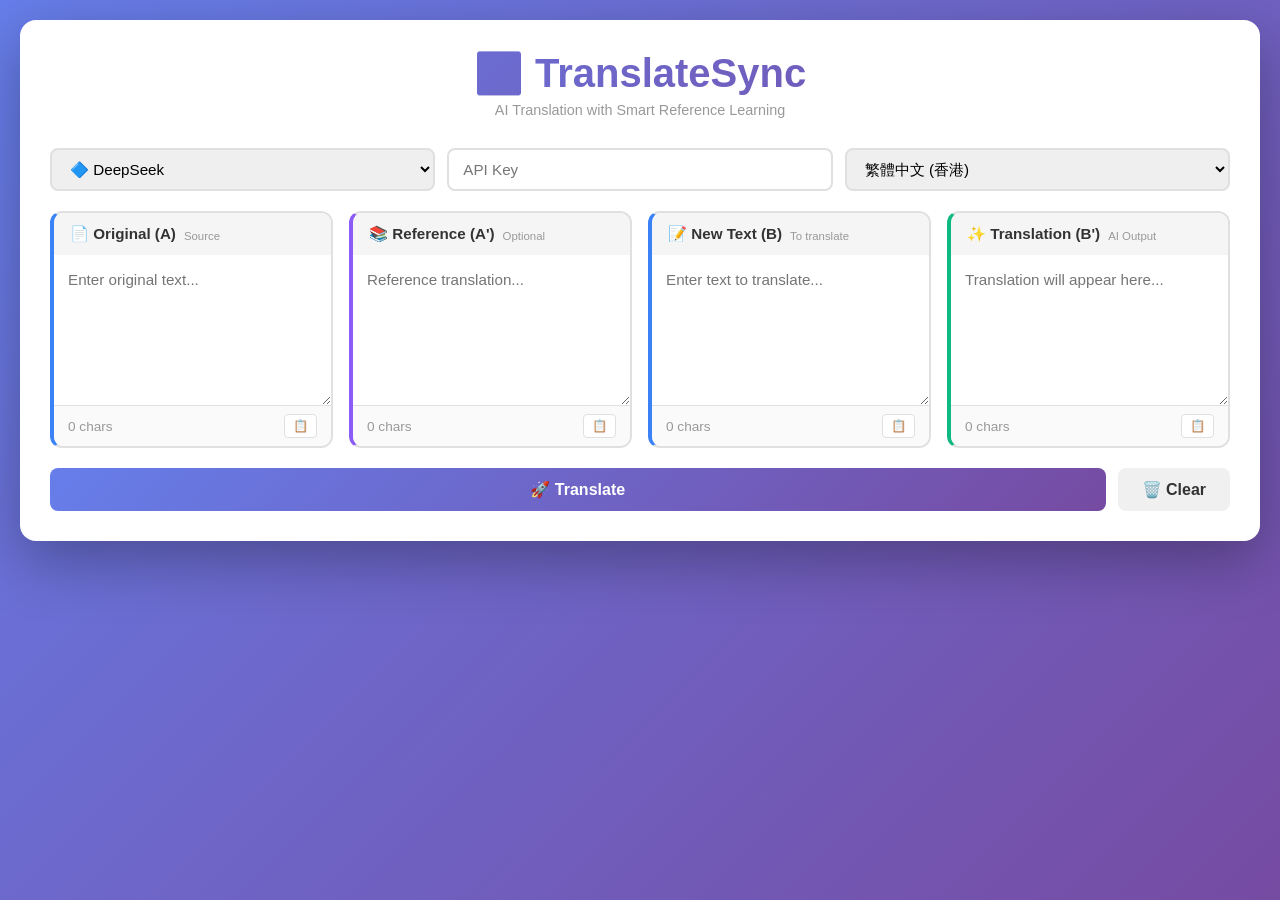
<file: index.html>
<!DOCTYPE html>
<html lang="en">
<head>
    <meta charset="UTF-8">
    <meta name="viewport" content="width=device-width, initial-scale=1.0">
    <title>TranslateSync - AI Translation Tool</title>
    <link rel="stylesheet" href="styles.css">
</head>
<body>
    <div class="container">
        <header>
            <h1>🔄 TranslateSync</h1>
            <p style="font-size: 0.9em; color: #999; margin: 5px 0;">AI Translation with Smart Reference Learning</p>
        </header>

        <div class="settings-bar">
            <select id="provider" class="control">
                <option value="deepseek">🔷 DeepSeek</option>
                <option value="groq">⚡ Groq</option>
                <option value="openai">🤖 OpenAI</option>
                <option value="anthropic">🧠 Claude</option>
                <option value="mistral">🎯 Mistral</option>
                <option value="google">🔍 Google</option>
                <option value="cohere">✨ Cohere</option>
                <option value="together">🤝 Together</option>
                <option value="perplexity">🌐 Perplexity</option>
                <option value="aliyun">☁️ Aliyun</option>
                <option value="baidu">🐉 Baidu</option>
                <option value="huggingface">🤗 HuggingFace</option>
                <option value="replicate">🔄 Replicate</option>
                <option value="fireworks">🔥 Fireworks</option>
                <option value="ollama">💻 Ollama</option>
            </select>
            <input type="password" id="apiKey" class="control" placeholder="API Key">
            <select id="language" class="control">
                <option value="Traditional Chinese (Hong Kong)" selected>繁體中文 (香港)</option>
                <option value="Chinese (Simplified)">简体中文</option>
                <option value="Spanish">Español</option>
                <option value="French">Français</option>
                <option value="German">Deutsch</option>
                <option value="Japanese">日本語</option>
                <option value="Korean">한국어</option>
                <option value="Portuguese">Português</option>
                <option value="Russian">Русский</option>
                <option value="Arabic">العربية</option>
            </select>
        </div>

        <div id="status" class="status"></div>

        <div class="zones">
            <div class="zone" style="border-left: 4px solid #3b82f6;">
                <label>📄 Original (A)<small>Source</small></label>
                <textarea id="zoneA" placeholder="Enter original text..."></textarea>
                <div class="zone-info">
                    <span id="countA">0 chars</span>
                    <button class="btn-mini" onclick="copyZone('zoneA')">📋</button>
                </div>
            </div>

            <div class="zone" style="border-left: 4px solid #8b5cf6;">
                <label>📚 Reference (A')<small>Optional</small></label>
                <textarea id="zoneAp" placeholder="Reference translation..."></textarea>
                <div class="zone-info">
                    <span id="countAp">0 chars</span>
                    <button class="btn-mini" onclick="copyZone('zoneAp')">📋</button>
                </div>
            </div>

            <div class="zone" style="border-left: 4px solid #3b82f6;">
                <label>📝 New Text (B)<small>To translate</small></label>
                <textarea id="zoneB" placeholder="Enter text to translate..."></textarea>
                <div class="zone-info">
                    <span id="countB">0 chars</span>
                    <button class="btn-mini" onclick="copyZone('zoneB')">📋</button>
                </div>
            </div>

            <div class="zone" style="border-left: 4px solid #10b981;">
                <label>✨ Translation (B')<small>AI Output</small></label>
                <textarea id="zoneBp" placeholder="Translation will appear here..." readonly></textarea>
                <div class="zone-info">
                    <span id="countBp">0 chars</span>
                    <button class="btn-mini" onclick="copyZone('zoneBp')">📋</button>
                </div>
            </div>
        </div>

        <div class="actions">
            <button class="btn-primary" id="translateBtn" onclick="doTranslate()">🚀 Translate</button>
            <button class="btn-secondary" onclick="clearAll()">🗑️ Clear</button>
        </div>
    </div>

    <script src="app.js"></script>
</body>
</html>
</file>
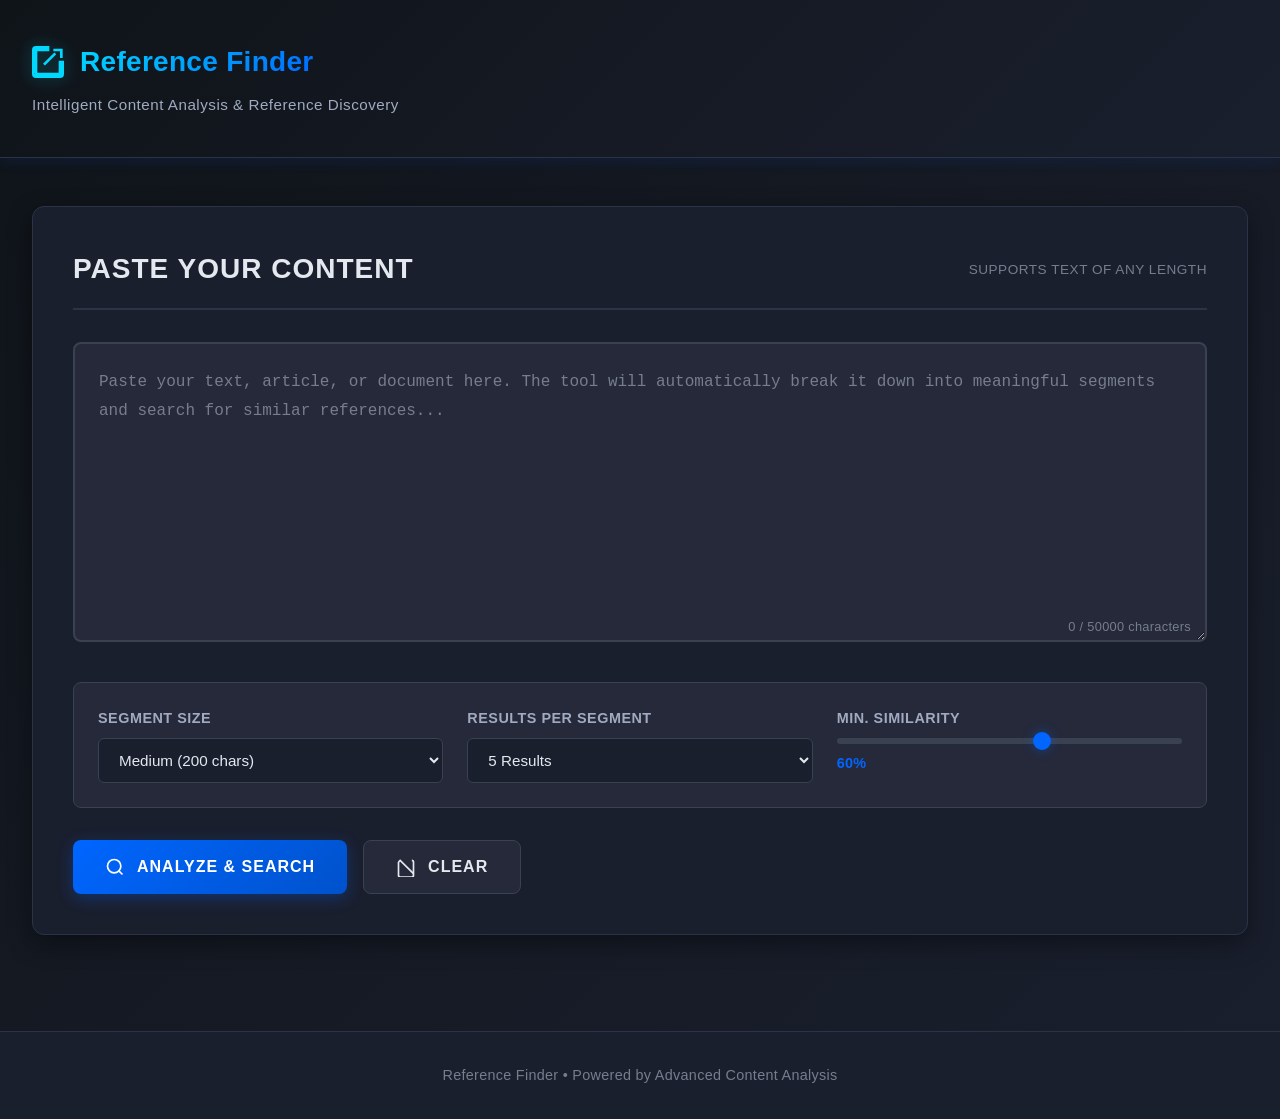
<file: reference-finder/index.html>
<!DOCTYPE html>
<html lang="en">
<head>
    <meta charset="UTF-8">
    <meta name="viewport" content="width=device-width, initial-scale=1.0">
    <title>Reference Finder - AI-Powered Content Analysis</title>
    <link rel="stylesheet" href="styles.css">
</head>
<body>
    <div class="container">
        <!-- Header -->
        <header class="header">
            <div class="header-content">
                <div class="logo">
                    <svg viewBox="0 0 24 24" fill="none" stroke="currentColor" stroke-width="2">
                        <path d="M21 21H3V3h9V1H3a2 2 0 0 0-2 2v18a2 2 0 0 0 2 2h18a2 2 0 0 0 2-2v-9h-2z"></path>
                        <path d="M16 3h6v6m-13 5l8.5-8.5"></path>
                    </svg>
                    <span>Reference Finder</span>
                </div>
                <p class="tagline">Intelligent Content Analysis & Reference Discovery</p>
            </div>
        </header>

        <!-- Main Content -->
        <main class="main">
            <!-- Input Section -->
            <section class="input-section">
                <div class="section-header">
                    <h2>Paste Your Content</h2>
                    <span class="hint">Supports text of any length</span>
                </div>
                
                <div class="input-wrapper">
                    <textarea 
                        id="contentInput" 
                        class="content-input" 
                        placeholder="Paste your text, article, or document here. The tool will automatically break it down into meaningful segments and search for similar references..."
                        spellcheck="false"
                    ></textarea>
                    <div class="char-count">
                        <span id="charCounter">0</span> / 50000 characters
                    </div>
                </div>

                <!-- Options -->
                <div class="options-panel">
                    <div class="option-group">
                        <label for="segmentSize">Segment Size</label>
                        <select id="segmentSize" class="select-control">
                            <option value="100">Small (100 chars)</option>
                            <option value="200" selected>Medium (200 chars)</option>
                            <option value="400">Large (400 chars)</option>
                        </select>
                    </div>
                    <div class="option-group">
                        <label for="resultCount">Results per Segment</label>
                        <select id="resultCount" class="select-control">
                            <option value="3">3 Results</option>
                            <option value="5" selected>5 Results</option>
                            <option value="10">10 Results</option>
                        </select>
                    </div>
                    <div class="option-group">
                        <label for="similarityThreshold">Min. Similarity</label>
                        <input type="range" id="similarityThreshold" min="0" max="100" value="60" class="slider">
                        <span id="thresholdValue">60%</span>
                    </div>
                </div>

                <!-- Action Buttons -->
                <div class="button-group">
                    <button id="analyzeBtn" class="btn btn-primary">
                        <svg viewBox="0 0 24 24" fill="none" stroke="currentColor" stroke-width="2">
                            <circle cx="11" cy="11" r="8"></circle>
                            <path d="m21 21-4.35-4.35"></path>
                        </svg>
                        Analyze & Search
                    </button>
                    <button id="clearBtn" class="btn btn-secondary">
                        <svg viewBox="0 0 24 24" fill="none" stroke="currentColor" stroke-width="2">
                            <polyline points="3 6 5 4 21 20"></polyline>
                            <path d="M19 4a2 2 0 0 1 2 2v16a2 2 0 0 1-2 2H5a2 2 0 0 1-2-2V6"></path>
                        </svg>
                        Clear
                    </button>
                </div>
            </section>

            <!-- Segments Preview Section -->
            <section id="segmentsSection" class="segments-section" style="display: none;">
                <div class="section-header">
                    <h2>Text Segments</h2>
                    <span class="hint" id="segmentCount">0 segments identified</span>
                </div>
                <div id="segmentsList" class="segments-list"></div>
            </section>

            <!-- Results Section -->
            <section id="resultsSection" class="results-section" style="display: none;">
                <div class="section-header">
                    <h2>Reference Search Results</h2>
                    <div class="results-controls">
                        <button id="sortBtn" class="btn-sort">Sort by Similarity ↓</button>
                        <button id="exportBtn" class="btn-export">Export Results</button>
                    </div>
                </div>
                <div id="resultsList" class="results-list"></div>
            </section>

            <!-- Loading State -->
            <div id="loadingState" class="loading-state" style="display: none;">
                <div class="spinner"></div>
                <p>Analyzing content and searching references...</p>
                <div class="progress-bar">
                    <div id="progressFill" class="progress-fill"></div>
                </div>
            </div>

            <!-- No Results State -->
            <div id="noResultsState" class="no-results-state" style="display: none;">
                <svg viewBox="0 0 24 24" fill="none" stroke="currentColor" stroke-width="2">
                    <circle cx="11" cy="11" r="8"></circle>
                    <path d="m21 21-4.35-4.35"></path>
                </svg>
                <h3>No References Found</h3>
                <p>Try adjusting your similarity threshold or analyzing different content.</p>
            </div>
        </main>

        <!-- Footer -->
        <footer class="footer">
            <p>Reference Finder • Powered by Advanced Content Analysis</p>
        </footer>
    </div>

    <script src="script.js"></script>
</body>
</html>
</file>
<file: styles.css>
* {
    margin: 0;
    padding: 0;
    box-sizing: border-box;
}

body {
    font-family: -apple-system, BlinkMacSystemFont, 'Segoe UI', Roboto, sans-serif;
    background: linear-gradient(135deg, #667eea 0%, #764ba2 100%);
    min-height: 100vh;
    padding: 20px;
}

.container {
    max-width: 1400px;
    margin: 0 auto;
    background: white;
    border-radius: 16px;
    padding: 30px;
    box-shadow: 0 20px 60px rgba(0, 0, 0, 0.3);
}

header {
    text-align: center;
    margin-bottom: 30px;
}

header h1 {
    font-size: 2.5em;
    background: linear-gradient(135deg, #667eea 0%, #764ba2 100%);
    -webkit-background-clip: text;
    -webkit-text-fill-color: transparent;
    margin-bottom: 5px;
}

header p {
    color: #666;
    font-size: 1.1em;
}

.settings-bar {
    display: grid;
    grid-template-columns: repeat(auto-fit, minmax(150px, 1fr));
    gap: 12px;
    margin-bottom: 20px;
}

.control {
    padding: 10px 14px;
    border: 2px solid #e0e0e0;
    border-radius: 8px;
    font-size: 0.95em;
    transition: all 0.3s;
}

.control:focus {
    outline: none;
    border-color: #667eea;
    box-shadow: 0 0 0 3px rgba(102, 126, 234, 0.1);
}

input[type="range"] {
    height: 8px;
    cursor: pointer;
}

.status {
    padding: 12px 16px;
    border-radius: 8px;
    margin-bottom: 20px;
    display: none;
    font-weight: 500;
}

.status.show {
    display: block;
    animation: slideDown 0.3s ease;
}

.status.success {
    background: #e8f5e9;
    color: #2e7d32;
    border-left: 4px solid #4caf50;
}

.status.error {
    background: #ffebee;
    color: #c62828;
    border-left: 4px solid #f44336;
}

.status.loading {
    background: #e3f2fd;
    color: #1565c0;
    border-left: 4px solid #2196f3;
}

@keyframes slideDown {
    from {
        opacity: 0;
        transform: translateY(-10px);
    }
    to {
        opacity: 1;
        transform: translateY(0);
    }
}

.zones {
    display: grid;
    grid-template-columns: repeat(auto-fit, minmax(280px, 1fr));
    gap: 16px;
    margin-bottom: 20px;
}

.zone {
    display: flex;
    flex-direction: column;
    border: 2px solid #e0e0e0;
    border-radius: 12px;
    overflow: hidden;
    transition: all 0.3s;
}

.zone:hover {
    border-color: #667eea;
    box-shadow: 0 8px 24px rgba(102, 126, 234, 0.15);
}

.zone label {
    padding: 12px 16px;
    background: #f5f5f5;
    font-weight: 600;
    font-size: 0.95em;
    color: #333;
}

.zone small {
    display: block;
    color: #999;
    font-size: 0.75em;
    font-weight: 400;
    margin-top: 3px;
}

.zone textarea {
    flex: 1;
    padding: 14px;
    border: none;
    font-family: inherit;
    font-size: 0.95em;
    resize: vertical;
    min-height: 150px;
    line-height: 1.5;
}

.zone textarea:focus {
    outline: none;
    background: #fafafa;
}

.zone textarea:disabled {
    background: #f5f5f5;
    color: #999;
}

.zone-info {
    padding: 8px 14px;
    background: #fafafa;
    font-size: 0.85em;
    color: #999;
    display: flex;
    justify-content: space-between;
    align-items: center;
    border-top: 1px solid #e0e0e0;
}

.btn-mini {
    background: white;
    border: 1px solid #e0e0e0;
    padding: 4px 8px;
    border-radius: 4px;
    cursor: pointer;
    font-size: 0.9em;
    transition: all 0.2s;
}

.btn-mini:hover {
    background: #f0f0f0;
}

.actions {
    display: flex;
    gap: 12px;
    align-items: center;
    flex-wrap: wrap;
}

button {
    border: none;
    border-radius: 8px;
    padding: 12px 24px;
    font-size: 1em;
    font-weight: 600;
    cursor: pointer;
    transition: all 0.3s;
}

.btn-primary {
    background: linear-gradient(135deg, #667eea 0%, #764ba2 100%);
    color: white;
    flex: 1;
    min-width: 200px;
}

.btn-primary:hover {
    transform: translateY(-2px);
    box-shadow: 0 8px 20px rgba(102, 126, 234, 0.4);
}

.btn-primary:disabled {
    opacity: 0.6;
    cursor: not-allowed;
}

.btn-secondary {
    background: #f0f0f0;
    color: #333;
}

.btn-secondary:hover {
    background: #e0e0e0;
}

label {
    display: flex;
    align-items: center;
    gap: 8px;
    font-weight: 500;
    color: #666;
}

input[type="checkbox"] {
    cursor: pointer;
}

@media (max-width: 768px) {
    .container {
        padding: 20px;
    }

    header h1 {
        font-size: 1.8em;
    }

    .zones {
        grid-template-columns: 1fr;
    }

    .settings-bar {
        grid-template-columns: repeat(2, 1fr);
    }

    .btn-primary {
        min-width: auto;
    }
}
</file>
<file: reference-finder/styles.css>
* {
    margin: 0;
    padding: 0;
    box-sizing: border-box;
}

:root {
    --primary-color: #0066ff;
    --primary-dark: #0052cc;
    --primary-light: #e6f0ff;
    --accent-color: #00d9ff;
    --success-color: #10b981;
    --warning-color: #f59e0b;
    --danger-color: #ef4444;
    --bg-primary: #0f1419;
    --bg-secondary: #1a1f2e;
    --bg-tertiary: #25293a;
    --text-primary: #e4e9f0;
    --text-secondary: #a0aac0;
    --text-tertiary: #777d8d;
    --border-color: #2d3347;
    --border-light: #3a4150;
    --shadow-sm: 0 2px 8px rgba(0, 0, 0, 0.3);
    --shadow-md: 0 8px 24px rgba(0, 0, 0, 0.4);
    --shadow-lg: 0 16px 48px rgba(0, 0, 0, 0.5);
    --transition: all 0.3s cubic-bezier(0.4, 0, 0.2, 1);
}

body {
    font-family: -apple-system, BlinkMacSystemFont, 'Segoe UI', 'Roboto', 'Oxygen', 'Ubuntu', 'Cantarell', sans-serif;
    background-color: var(--bg-primary);
    color: var(--text-primary);
    line-height: 1.6;
    letter-spacing: 0.3px;
}

.container {
    min-height: 100vh;
    display: flex;
    flex-direction: column;
    background: linear-gradient(135deg, var(--bg-primary) 0%, #1a1f2e 100%);
}

/* ============ HEADER ============ */
.header {
    background: linear-gradient(135deg, #0f1419 0%, #1a1f2e 100%);
    border-bottom: 1px solid var(--border-color);
    padding: 2.5rem 2rem;
    box-shadow: 0 4px 12px rgba(0, 102, 255, 0.1);
    position: sticky;
    top: 0;
    z-index: 100;
}

.header-content {
    max-width: 1400px;
    margin: 0 auto;
}

.logo {
    display: flex;
    align-items: center;
    gap: 1rem;
    margin-bottom: 0.5rem;
}

.logo svg {
    width: 32px;
    height: 32px;
    color: var(--accent-color);
    filter: drop-shadow(0 0 8px rgba(0, 217, 255, 0.3));
}

.logo span {
    font-size: 1.75rem;
    font-weight: 700;
    background: linear-gradient(135deg, var(--accent-color) 0%, var(--primary-color) 100%);
    -webkit-background-clip: text;
    -webkit-text-fill-color: transparent;
    background-clip: text;
}

.tagline {
    color: var(--text-secondary);
    font-size: 0.95rem;
    font-weight: 500;
    letter-spacing: 0.5px;
}

/* ============ MAIN CONTENT ============ */
.main {
    flex: 1;
    max-width: 1400px;
    margin: 0 auto;
    width: 100%;
    padding: 3rem 2rem;
}

/* ============ SECTIONS ============ */
.section-header {
    display: flex;
    justify-content: space-between;
    align-items: center;
    margin-bottom: 2rem;
    padding-bottom: 1rem;
    border-bottom: 2px solid var(--border-color);
}

.section-header h2 {
    font-size: 1.75rem;
    font-weight: 600;
    color: var(--text-primary);
    text-transform: uppercase;
    letter-spacing: 1px;
}

.hint {
    color: var(--text-tertiary);
    font-size: 0.85rem;
    font-weight: 500;
    text-transform: uppercase;
    letter-spacing: 0.5px;
}

/* ============ INPUT SECTION ============ */
.input-section {
    background: var(--bg-secondary);
    border: 1px solid var(--border-color);
    border-radius: 12px;
    padding: 2.5rem;
    margin-bottom: 3rem;
    box-shadow: var(--shadow-md);
    backdrop-filter: blur(10px);
}

.input-wrapper {
    position: relative;
    margin-bottom: 2rem;
}

.content-input {
    width: 100%;
    min-height: 300px;
    padding: 1.5rem;
    background: var(--bg-tertiary);
    border: 2px solid var(--border-light);
    border-radius: 8px;
    color: var(--text-primary);
    font-size: 1rem;
    line-height: 1.8;
    resize: vertical;
    font-family: 'Fira Code', 'Consolas', monospace;
    transition: var(--transition);
}

.content-input:focus {
    outline: none;
    border-color: var(--primary-color);
    box-shadow: 0 0 0 3px rgba(0, 102, 255, 0.1);
}

.content-input::placeholder {
    color: var(--text-tertiary);
}

.char-count {
    position: absolute;
    bottom: 0.75rem;
    right: 1rem;
    color: var(--text-tertiary);
    font-size: 0.8rem;
    font-weight: 500;
}

/* ============ OPTIONS PANEL ============ */
.options-panel {
    display: grid;
    grid-template-columns: repeat(auto-fit, minmax(200px, 1fr));
    gap: 1.5rem;
    margin-bottom: 2rem;
    padding: 1.5rem;
    background: var(--bg-tertiary);
    border-radius: 8px;
    border: 1px solid var(--border-light);
}

.option-group {
    display: flex;
    flex-direction: column;
    gap: 0.5rem;
}

.option-group label {
    color: var(--text-secondary);
    font-size: 0.9rem;
    font-weight: 600;
    text-transform: uppercase;
    letter-spacing: 0.5px;
}

.select-control {
    padding: 0.75rem 1rem;
    background: var(--bg-secondary);
    border: 1px solid var(--border-light);
    border-radius: 6px;
    color: var(--text-primary);
    font-size: 0.95rem;
    cursor: pointer;
    transition: var(--transition);
}

.select-control:hover {
    border-color: var(--primary-color);
    background: var(--bg-secondary);
}

.select-control:focus {
    outline: none;
    border-color: var(--primary-color);
    box-shadow: 0 0 0 3px rgba(0, 102, 255, 0.1);
}

.slider {
    width: 100%;
    height: 6px;
    border-radius: 3px;
    background: var(--border-light);
    outline: none;
    -webkit-appearance: none;
    appearance: none;
    cursor: pointer;
}

.slider::-webkit-slider-thumb {
    -webkit-appearance: none;
    appearance: none;
    width: 18px;
    height: 18px;
    border-radius: 50%;
    background: var(--primary-color);
    cursor: pointer;
    transition: var(--transition);
    box-shadow: 0 0 12px rgba(0, 102, 255, 0.4);
}

.slider::-moz-range-thumb {
    width: 18px;
    height: 18px;
    border-radius: 50%;
    background: var(--primary-color);
    cursor: pointer;
    border: none;
    transition: var(--transition);
    box-shadow: 0 0 12px rgba(0, 102, 255, 0.4);
}

.slider::-webkit-slider-thumb:hover {
    width: 22px;
    height: 22px;
    box-shadow: 0 0 16px rgba(0, 102, 255, 0.6);
}

#thresholdValue {
    color: var(--primary-color);
    font-weight: 600;
    font-size: 0.9rem;
}

/* ============ BUTTONS ============ */
.button-group {
    display: flex;
    gap: 1rem;
    flex-wrap: wrap;
}

.btn {
    padding: 1rem 2rem;
    border: none;
    border-radius: 8px;
    font-size: 1rem;
    font-weight: 600;
    text-transform: uppercase;
    letter-spacing: 1px;
    cursor: pointer;
    transition: var(--transition);
    display: flex;
    align-items: center;
    justify-content: center;
    gap: 0.75rem;
    position: relative;
    overflow: hidden;
}

.btn svg {
    width: 20px;
    height: 20px;
}

.btn-primary {
    background: linear-gradient(135deg, var(--primary-color) 0%, var(--primary-dark) 100%);
    color: white;
    box-shadow: 0 4px 16px rgba(0, 102, 255, 0.3);
}

.btn-primary:hover {
    transform: translateY(-2px);
    box-shadow: 0 8px 24px rgba(0, 102, 255, 0.4);
}

.btn-primary:active {
    transform: translateY(0);
}

.btn-secondary {
    background: var(--bg-tertiary);
    color: var(--text-primary);
    border: 1px solid var(--border-light);
}

.btn-secondary:hover {
    border-color: var(--primary-color);
    color: var(--primary-color);
    box-shadow: 0 4px 12px rgba(0, 102, 255, 0.2);
}

.btn-sort, .btn-export {
    padding: 0.75rem 1.5rem;
    background: var(--bg-tertiary);
    border: 1px solid var(--border-light);
    color: var(--text-secondary);
    border-radius: 6px;
    font-size: 0.9rem;
    cursor: pointer;
    transition: var(--transition);
}

.btn-sort:hover, .btn-export:hover {
    border-color: var(--primary-color);
    color: var(--primary-color);
}

/* ============ SEGMENTS SECTION ============ */
.segments-section {
    background: var(--bg-secondary);
    border: 1px solid var(--border-color);
    border-radius: 12px;
    padding: 2.5rem;
    margin-bottom: 3rem;
    box-shadow: var(--shadow-md);
}

.segments-list {
    display: grid;
    gap: 1rem;
}

.segment-item {
    background: var(--bg-tertiary);
    border: 1px solid var(--border-light);
    border-radius: 8px;
    padding: 1.5rem;
    position: relative;
    overflow: hidden;
    transition: var(--transition);
    cursor: pointer;
}

.segment-item:hover {
    border-color: var(--primary-color);
    box-shadow: 0 4px 12px rgba(0, 102, 255, 0.2);
    transform: translateX(4px);
}

.segment-item::before {
    content: '';
    position: absolute;
    top: 0;
    left: 0;
    width: 4px;
    height: 100%;
    background: linear-gradient(180deg, var(--primary-color) 0%, var(--accent-color) 100%);
}

.segment-number {
    display: inline-block;
    background: var(--primary-color);
    color: white;
    padding: 0.25rem 0.75rem;
    border-radius: 20px;
    font-size: 0.75rem;
    font-weight: 700;
    margin-bottom: 0.5rem;
}

.segment-text {
    color: var(--text-secondary);
    line-height: 1.8;
    font-size: 0.95rem;
}

/* ============ RESULTS SECTION ============ */
.results-section {
    background: var(--bg-secondary);
    border: 1px solid var(--border-color);
    border-radius: 12px;
    padding: 2.5rem;
    box-shadow: var(--shadow-md);
}

.results-controls {
    display: flex;
    gap: 1rem;
}

.results-list {
    display: grid;
    gap: 1.5rem;
    margin-top: 2rem;
}

.result-item {
    background: var(--bg-tertiary);
    border: 1px solid var(--border-light);
    border-radius: 12px;
    padding: 2rem;
    transition: var(--transition);
    position: relative;
    overflow: hidden;
}

.result-item:hover {
    border-color: var(--primary-color);
    box-shadow: 0 8px 24px rgba(0, 102, 255, 0.2);
    transform: translateY(-2px);
}

.result-item::before {
    content: '';
    position: absolute;
    top: 0;
    left: 0;
    right: 0;
    height: 3px;
    background: linear-gradient(90deg, var(--primary-color) 0%, var(--accent-color) 100%);
    opacity: 0;
    transition: opacity 0.3s;
}

.result-item:hover::before {
    opacity: 1;
}

.result-header {
    display: flex;
    justify-content: space-between;
    align-items: flex-start;
    margin-bottom: 1rem;
    gap: 1rem;
}

.result-title {
    flex: 1;
}

.result-title a {
    color: var(--accent-color);
    text-decoration: none;
    font-size: 1.1rem;
    font-weight: 600;
    transition: var(--transition);
    word-break: break-word;
}

.result-title a:hover {
    color: var(--primary-light);
    text-decoration: underline;
}

.similarity-badge {
    display: flex;
    align-items: center;
    justify-content: center;
    padding: 0.5rem 1rem;
    background: var(--bg-secondary);
    border: 2px solid var(--primary-color);
    border-radius: 8px;
    color: var(--primary-color);
    font-weight: 700;
    font-size: 0.95rem;
    white-space: nowrap;
    box-shadow: 0 0 12px rgba(0, 102, 255, 0.2);
}

.similarity-badge.high {
    border-color: var(--success-color);
    color: var(--success-color);
    box-shadow: 0 0 12px rgba(16, 185, 129, 0.2);
}

.similarity-badge.medium {
    border-color: var(--warning-color);
    color: var(--warning-color);
    box-shadow: 0 0 12px rgba(245, 158, 11, 0.2);
}

.similarity-bar {
    height: 6px;
    background: var(--border-light);
    border-radius: 3px;
    margin-bottom: 1rem;
    overflow: hidden;
}

.similarity-fill {
    height: 100%;
    background: linear-gradient(90deg, var(--primary-color) 0%, var(--accent-color) 100%);
    border-radius: 3px;
    transition: width 0.5s cubic-bezier(0.4, 0, 0.2, 1);
}

.result-segment {
    margin-bottom: 1.5rem;
    padding-bottom: 1.5rem;
    border-bottom: 1px solid var(--border-light);
}

.result-segment:last-child {
    margin-bottom: 0;
    padding-bottom: 0;
    border-bottom: none;
}

.segment-label {
    display: inline-block;
    color: var(--text-tertiary);
    font-size: 0.8rem;
    font-weight: 600;
    text-transform: uppercase;
    margin-bottom: 0.5rem;
    letter-spacing: 0.5px;
}

.source-text {
    color: var(--text-secondary);
    font-size: 0.9rem;
    line-height: 1.6;
    margin-bottom: 0.75rem;
    font-style: italic;
}

.source-url {
    display: flex;
    align-items: center;
    gap: 0.5rem;
    color: var(--text-tertiary);
    font-size: 0.85rem;
    word-break: break-all;
    transition: var(--transition);
}

.source-url:hover {
    color: var(--primary-color);
}

/* ============ LOADING STATE ============ */
.loading-state {
    text-align: center;
    padding: 4rem 2rem;
    background: var(--bg-secondary);
    border: 1px solid var(--border-color);
    border-radius: 12px;
    box-shadow: var(--shadow-md);
}

.spinner {
    width: 50px;
    height: 50px;
    margin: 0 auto 1.5rem;
    border: 3px solid var(--border-light);
    border-top-color: var(--primary-color);
    border-right-color: var(--accent-color);
    border-radius: 50%;
    animation: spin 1s linear infinite;
}

@keyframes spin {
    to {
        transform: rotate(360deg);
    }
}

.loading-state p {
    color: var(--text-secondary);
    margin-bottom: 1.5rem;
    font-weight: 500;
}

.progress-bar {
    width: 100%;
    height: 8px;
    background: var(--border-light);
    border-radius: 4px;
    overflow: hidden;
    margin-top: 1rem;
}

.progress-fill {
    height: 100%;
    background: linear-gradient(90deg, var(--primary-color) 0%, var(--accent-color) 100%);
    width: 0%;
    border-radius: 4px;
    transition: width 0.3s ease;
}

/* ============ NO RESULTS STATE ============ */
.no-results-state {
    text-align: center;
    padding: 4rem 2rem;
    background: var(--bg-secondary);
    border: 2px dashed var(--border-color);
    border-radius: 12px;
}

.no-results-state svg {
    width: 80px;
    height: 80px;
    color: var(--text-tertiary);
    margin: 0 auto 1rem;
    opacity: 0.5;
}

.no-results-state h3 {
    color: var(--text-primary);
    margin-bottom: 0.5rem;
    font-size: 1.5rem;
}

.no-results-state p {
    color: var(--text-secondary);
}

/* ============ FOOTER ============ */
.footer {
    border-top: 1px solid var(--border-color);
    padding: 2rem;
    text-align: center;
    color: var(--text-tertiary);
    font-size: 0.9rem;
    background: var(--bg-secondary);
    margin-top: auto;
}

/* ============ RESPONSIVE ============ */
@media (max-width: 768px) {
    .main {
        padding: 1.5rem 1rem;
    }

    .input-section,
    .segments-section,
    .results-section {
        padding: 1.5rem;
    }

    .section-header {
        flex-direction: column;
        align-items: flex-start;
        gap: 0.5rem;
    }

    .section-header h2 {
        font-size: 1.4rem;
    }

    .options-panel {
        grid-template-columns: 1fr;
    }

    .button-group {
        flex-direction: column;
    }

    .btn {
        width: 100%;
    }

    .result-header {
        flex-direction: column;
    }

    .similarity-badge {
        align-self: flex-start;
    }

    .results-controls {
        flex-direction: column;
    }

    .btn-sort,
    .btn-export {
        width: 100%;
    }
}

/* ============ SCROLLBAR ============ */
::-webkit-scrollbar {
    width: 10px;
    height: 10px;
}

::-webkit-scrollbar-track {
    background: var(--bg-tertiary);
}

::-webkit-scrollbar-thumb {
    background: var(--border-light);
    border-radius: 5px;
}

::-webkit-scrollbar-thumb:hover {
    background: var(--primary-color);
}
</file>
